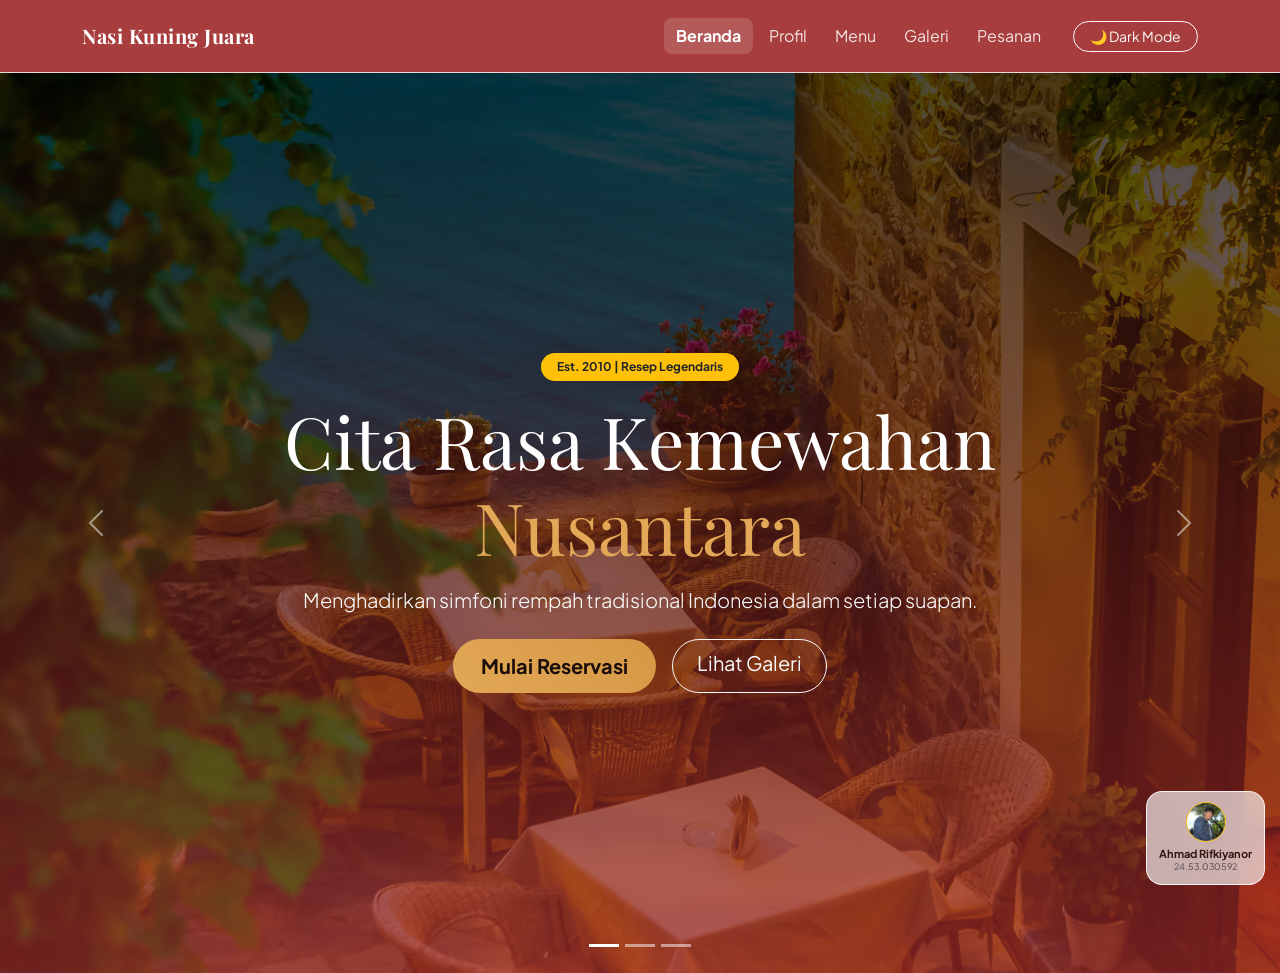
<file: index.html>
<!DOCTYPE html>
<html lang="id">
<head>
    <meta charset="UTF-8">
    <meta name="viewport" content="width=device-width, initial-scale=1.0">
    <title>Beranda - Nasi Kuning Juara</title>
    <link href="https://cdn.jsdelivr.net/npm/bootstrap@5.3.0/dist/css/bootstrap.min.css" rel="stylesheet">
    <link href="https://unpkg.com/aos@2.3.1/dist/aos.css" rel="stylesheet">
    <link rel="stylesheet" href="style.css">
</head>
<body>

    <nav class="navbar navbar-expand-lg navbar-dark glass-nav sticky-top py-3 shadow-sm">
        <div class="container">
            <a class="navbar-brand fw-bold" href="index.html">Nasi Kuning Juara</a>
            <button class="navbar-toggler" type="button" data-bs-toggle="collapse" data-bs-target="#navbarNav">
                <span class="navbar-toggler-icon"></span>
            </button>
            <div class="collapse navbar-collapse" id="navbarNav">
                <ul class="navbar-nav ms-auto gap-1 align-items-center">
                    <li class="nav-item"><a class="nav-link active fw-bold" href="index.html">Beranda</a></li>
                    <li class="nav-item"><a class="nav-link" href="profil.html">Profil</a></li>
                    <li class="nav-item"><a class="nav-link" href="menu.html">Menu</a></li>
                    <li class="nav-item"><a class="nav-link" href="galeri.html">Galeri</a></li>
                    <li class="nav-item"><a class="nav-link" href="pesan.html">Pesanan</a></li>
                    <li class="nav-item ms-lg-3 mt-2 mt-lg-0">
                        <button id="darkModeToggle" class="btn btn-sm btn-outline-light rounded-pill px-3">🌙 Dark Mode</button>
                    </li>
                </ul>
            </div>
        </div>
    </nav>

    <div id="heroCarousel" class="carousel slide carousel-fade" data-bs-ride="carousel" data-bs-interval="3000">
        <div class="carousel-indicators">
            <button type="button" data-bs-target="#heroCarousel" data-bs-slide-to="0" class="active"></button>
            <button type="button" data-bs-target="#heroCarousel" data-bs-slide-to="1"></button>
            <button type="button" data-bs-target="#heroCarousel" data-bs-slide-to="2"></button>
        </div>

        <div class="carousel-inner">
            <div class="carousel-item active">
                <div class="d-flex flex-column justify-content-center align-items-center text-center text-white min-vh-100 position-relative" 
                     style="background: linear-gradient(rgba(0,0,0,0.7), rgba(158, 42, 43, 0.7)), url('IMGS/Our Restauran.jpg') center/cover;">
                    <div class="container px-4 z-1" style="padding-top: 80px; padding-bottom: 80px;">
                        <span class="badge bg-warning text-dark mb-3 px-3 py-2 rounded-pill shadow-sm" data-aos="fade-down">Est. 2010 | Resep Legendaris</span>
                        <h1 class="display-2 mb-3 text-capitalize" data-aos="zoom-in" data-aos-delay="100">Cita Rasa Kemewahan <br><span class="text-emas">Nusantara</span></h1>
                        <p class="lead mb-4 mx-auto" style="max-width: 700px; font-weight: 300;" data-aos="fade-up" data-aos-delay="200">
                            Menghadirkan simfoni rempah tradisional Indonesia dalam setiap suapan.
                        </p>
                        <div class="d-flex flex-column flex-sm-row justify-content-center gap-3" data-aos="fade-up" data-aos-delay="400">
                            <a href="pesan.html" class="btn btn-premium btn-lg">Mulai Reservasi</a>
                            <a href="galeri.html" class="btn btn-outline-light btn-lg rounded-pill px-4">Lihat Galeri</a>
                        </div>
                    </div>
                </div>
            </div>

            <div class="carousel-item">
                <div class="d-flex flex-column justify-content-center align-items-center text-center text-white min-vh-100 position-relative" 
                     style="background: linear-gradient(rgba(0,0,0,0.7), rgba(158, 42, 43, 0.7)), url('IMGS/Nasi Kuning.jpg') center/cover;">
                    <div class="container px-4 z-1">
                        <h1 class="display-2 mb-3 text-capitalize">Kuning Merona <br><span class="text-emas">Penuh Makna</span></h1>
                        <p class="lead mb-4 mx-auto" style="max-width: 700px; font-weight: 300;">Dibuat dari ekstrak kunyit murni tanpa pewarna buatan.</p>
                        <a href="menu.html" class="btn btn-premium btn-lg">Lihat Menu</a>
                    </div>
                </div>
            </div>

            <div class="carousel-item">
                <div class="d-flex flex-column justify-content-center align-items-center text-center text-white min-vh-100 position-relative" 
                     style="background: linear-gradient(rgba(0,0,0,0.7), rgba(158, 42, 43, 0.7)), url('IMGS/Nasi Uduk.jpg') center/cover;">
                    <div class="container px-4 z-1">
                        <h1 class="display-2 mb-3 text-capitalize">Gurihnya <br><span class="text-emas">Santan Murni</span></h1>
                        <p class="lead mb-4 mx-auto" style="max-width: 700px; font-weight: 300;">Nasi uduk aromatik disajikan dengan lauk pauk berkualitas.</p>
                        <a href="galeri.html" class="btn btn-premium btn-lg">Lihat Galeri</a>
                    </div>
                </div>
            </div>
        </div>

        <button class="carousel-control-prev" type="button" data-bs-target="#heroCarousel" data-bs-slide="prev">
            <span class="carousel-control-prev-icon" aria-hidden="true"></span>
            <span class="visually-hidden">Previous</span>
        </button>
        <button class="carousel-control-next" type="button" data-bs-target="#heroCarousel" data-bs-slide="next">
            <span class="carousel-control-next-icon" aria-hidden="true"></span>
            <span class="visually-hidden">Next</span>
        </button>
    </div>

    <div class="watermark text-center">
        <img src="IMGS/Screenshot 2026-04-24 212039.png" alt="Foto Mahasiswa" class="rounded-circle mb-1 border border-warning" style="width: 40px; height: 40px; object-fit:cover;">
        <div class="fw-bold" style="font-size: 11px; color: var(--color-text);">Ahmad Rifkiyanor</div>
        <div class="text-muted" style="font-size: 9px;">24.53.030592</div>
    </div>

    <script src="https://cdn.jsdelivr.net/npm/bootstrap@5.3.0/dist/js/bootstrap.bundle.min.js"></script>
    <script src="https://unpkg.com/aos@2.3.1/dist/aos.js"></script>
    <script src="script.js"></script>
</body>
</html>
</file>
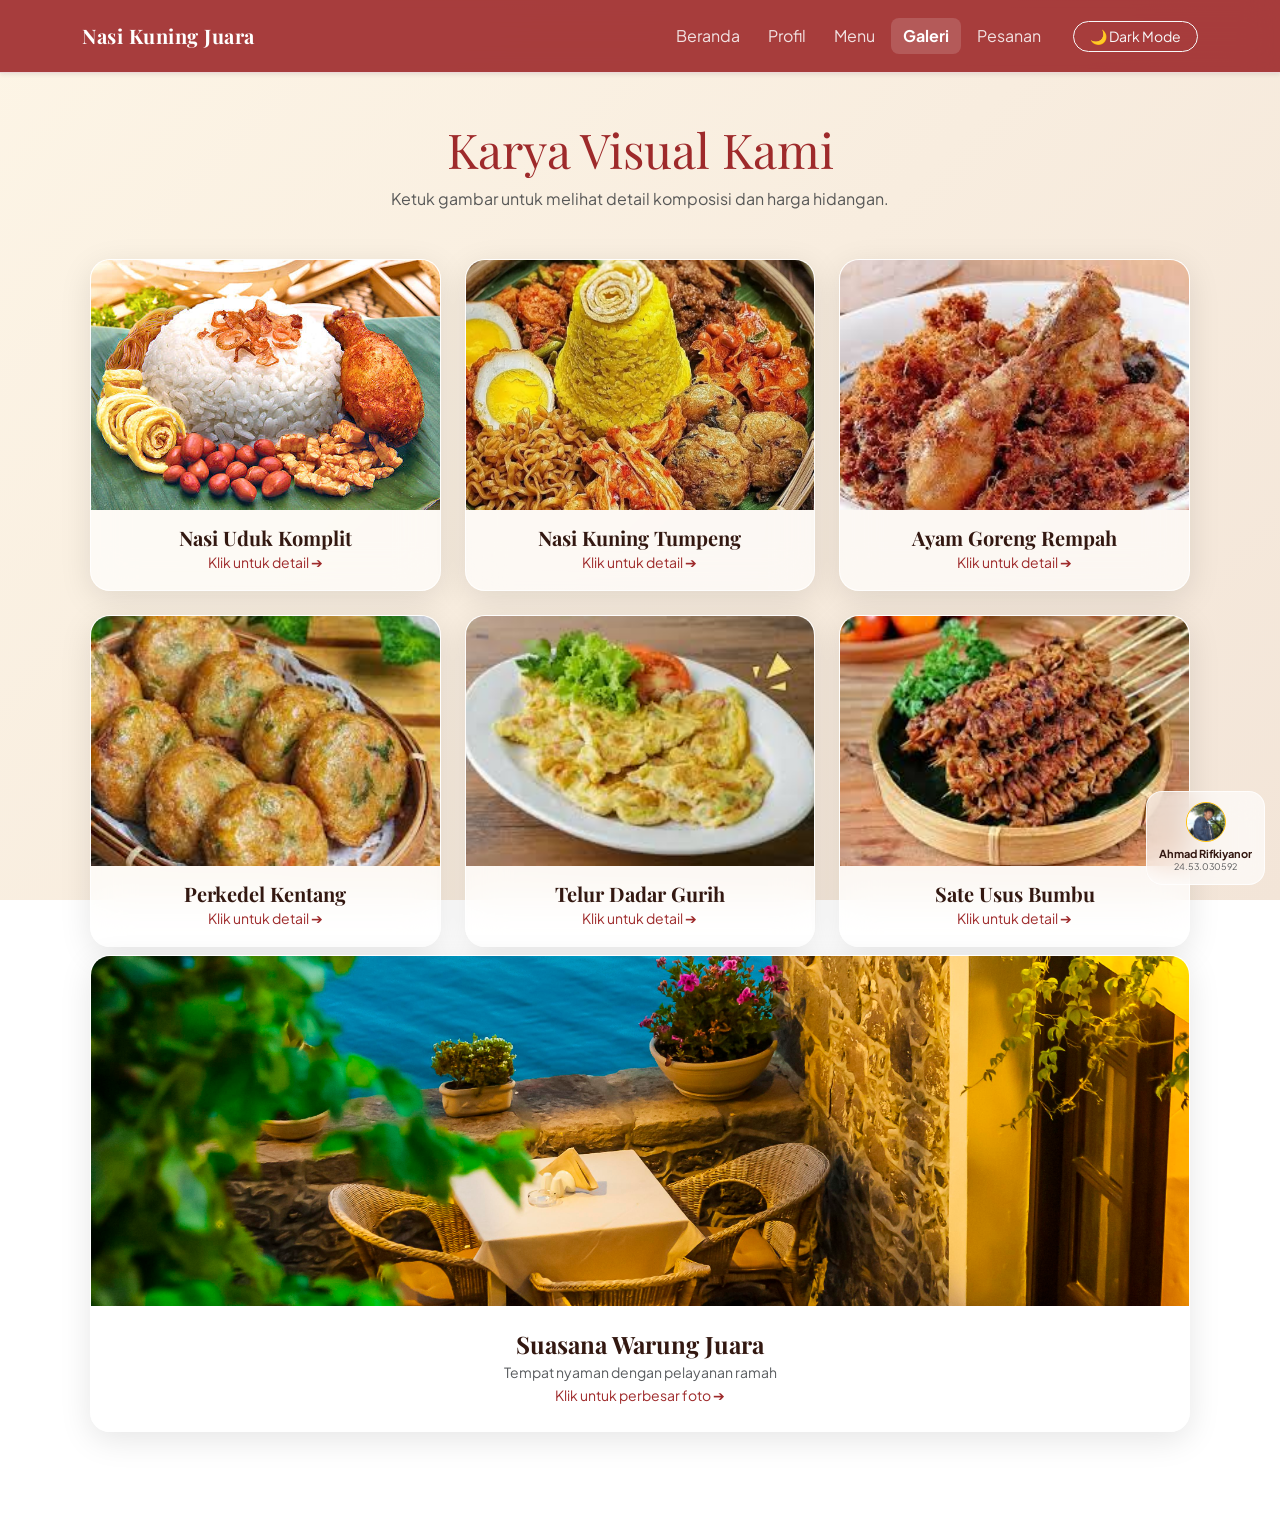
<file: galeri.html>
<!DOCTYPE html>
<html lang="id">
<head>
    <meta charset="UTF-8">
    <meta name="viewport" content="width=device-width, initial-scale=1.0">
    <title>Galeri - Nasi Kuning Juara</title>
    <link href="https://cdn.jsdelivr.net/npm/bootstrap@5.3.0/dist/css/bootstrap.min.css" rel="stylesheet">
    <link href="https://unpkg.com/aos@2.3.1/dist/aos.css" rel="stylesheet">
    <link rel="stylesheet" href="style.css">
</head>
<body>

    <nav class="navbar navbar-expand-lg navbar-dark glass-nav sticky-top py-3 shadow-sm">
        <div class="container">
            <a class="navbar-brand fw-bold" href="index.html">Nasi Kuning Juara</a>
            <button class="navbar-toggler" type="button" data-bs-toggle="collapse" data-bs-target="#navbarNav">
                <span class="navbar-toggler-icon"></span>
            </button>
            <div class="collapse navbar-collapse" id="navbarNav">
                <ul class="navbar-nav ms-auto gap-1 align-items-center">
                    <li class="nav-item"><a class="nav-link" href="index.html">Beranda</a></li>
                    <li class="nav-item"><a class="nav-link" href="profil.html">Profil</a></li>
                    <li class="nav-item"><a class="nav-link" href="menu.html">Menu</a></li>
                    <li class="nav-item"><a class="nav-link active fw-bold" href="galeri.html">Galeri</a></li>
                    <li class="nav-item"><a class="nav-link" href="pesan.html">Pesanan</a></li>
                    <li class="nav-item ms-lg-3 mt-2 mt-lg-0">
                        <button id="darkModeToggle" class="btn btn-sm btn-outline-light rounded-pill px-3">🌙 Dark Mode</button>
                    </li>
                </ul>
            </div>
        </div>
    </nav>

    <div class="container my-5 pb-5">
        <div class="text-center mb-5" data-aos="fade-down">
            <h2 class="text-utama display-5">Karya Visual Kami</h2>
            <p class="text-muted px-3">Ketuk gambar untuk melihat detail komposisi dan harga hidangan.</p>
        </div>

        <div class="row g-4 px-2">

            <div class="col-12 col-md-6 col-lg-4" data-aos="zoom-in" data-aos-delay="100">
                <div class="glass-card h-100" data-bs-toggle="modal" data-bs-target="#modalItem1" style="cursor:pointer;">
                    <div style="overflow:hidden;">
                        <img src="IMGS/Nasi Uduk.jpg" class="card-img-top img-hover-zoom" alt="Nasi Uduk" style="height:250px;width:100%;object-fit:cover;">
                    </div>
                    <div class="card-body text-center p-3">
                        <h5 class="fw-bold mb-0">Nasi Uduk Komplit</h5>
                        <small class="text-utama">Klik untuk detail ➔</small>
                    </div>
                </div>
            </div>

            <div class="col-12 col-md-6 col-lg-4" data-aos="zoom-in" data-aos-delay="200">
                <div class="glass-card h-100" data-bs-toggle="modal" data-bs-target="#modalItem2" style="cursor:pointer;">
                    <div style="overflow:hidden;">
                        <img src="IMGS/Nasi Kuning.jpg" class="card-img-top img-hover-zoom" alt="Nasi Kuning" style="height:250px;width:100%;object-fit:cover;">
                    </div>
                    <div class="card-body text-center p-3">
                        <h5 class="fw-bold mb-0">Nasi Kuning Tumpeng</h5>
                        <small class="text-utama">Klik untuk detail ➔</small>
                    </div>
                </div>
            </div>

            <div class="col-12 col-md-6 col-lg-4" data-aos="zoom-in" data-aos-delay="300">
                <div class="glass-card h-100" data-bs-toggle="modal" data-bs-target="#modalItem3" style="cursor:pointer;">
                    <div style="overflow:hidden;">
                        <img src="IMGS/Ayam goreng.jpg" class="card-img-top img-hover-zoom" alt="Ayam Goreng" style="height:250px;width:100%;object-fit:cover;">
                    </div>
                    <div class="card-body text-center p-3">
                        <h5 class="fw-bold mb-0">Ayam Goreng Rempah</h5>
                        <small class="text-utama">Klik untuk detail ➔</small>
                    </div>
                </div>
            </div>

            <div class="col-12 col-md-6 col-lg-4" data-aos="zoom-in" data-aos-delay="400">
                <div class="glass-card h-100" data-bs-toggle="modal" data-bs-target="#modalItem4" style="cursor:pointer;">
                    <div style="overflow:hidden;">
                        <img src="IMGS/perkedel.jpg" class="card-img-top img-hover-zoom" alt="Perkedel Kentang" style="height:250px;width:100%;object-fit:cover;">
                    </div>
                    <div class="card-body text-center p-3">
                        <h5 class="fw-bold mb-0">Perkedel Kentang</h5>
                        <small class="text-utama">Klik untuk detail ➔</small>
                    </div>
                </div>
            </div>

            <div class="col-12 col-md-6 col-lg-4" data-aos="zoom-in" data-aos-delay="500">
                <div class="glass-card h-100" data-bs-toggle="modal" data-bs-target="#modalItem5" style="cursor:pointer;">
                    <div style="overflow:hidden;">
                        <img src="IMGS/telor dadar.jpg" class="card-img-top img-hover-zoom" alt="Telur Dadar" style="height:250px;width:100%;object-fit:cover;">
                    </div>
                    <div class="card-body text-center p-3">
                        <h5 class="fw-bold mb-0">Telur Dadar Gurih</h5>
                        <small class="text-utama">Klik untuk detail ➔</small>
                    </div>
                </div>
            </div>

            <div class="col-12 col-md-6 col-lg-4" data-aos="zoom-in" data-aos-delay="600">
                <div class="glass-card h-100" data-bs-toggle="modal" data-bs-target="#modalItem6" style="cursor:pointer;">
                    <div style="overflow:hidden;">
                        <img src="IMGS/sate usus.jpg" class="card-img-top img-hover-zoom" alt="Sate Usus" style="height:250px;width:100%;object-fit:cover;">
                    </div>
                    <div class="card-body text-center p-3">
                        <h5 class="fw-bold mb-0">Sate Usus Bumbu</h5>
                        <small class="text-utama">Klik untuk detail ➔</small>
                    </div>
                </div>
            </div>

            <!-- Suasana Restoran — full width -->
            <div class="col-12 mt-2" data-aos="zoom-in" data-aos-delay="700">
                <div class="glass-card" data-bs-toggle="modal" data-bs-target="#modalItem7" style="cursor:pointer;">
                    <div style="overflow:hidden;">
                        <img src="IMGS/Our Restauran.jpg" class="card-img-top img-hover-zoom" alt="Suasana Restoran" style="height:350px;width:100%;object-fit:cover;">
                    </div>
                    <div class="card-body text-center p-4">
                        <h4 class="fw-bold mb-1">Suasana Warung Juara</h4>
                        <p class="text-muted small mb-0">Tempat nyaman dengan pelayanan ramah</p>
                        <small class="text-utama">Klik untuk perbesar foto ➔</small>
                    </div>
                </div>
            </div>

        </div>
    </div>

    <!-- ============ MODAL 1 — NASI UDUK ============ -->
    <div class="modal fade" id="modalItem1" tabindex="-1" aria-hidden="true">
        <div class="modal-dialog modal-dialog-centered mx-3">
            <div class="modal-content glass-modal border-0 shadow-lg">
                <div class="modal-header border-0 pb-0">
                    <button type="button" class="btn-close" data-bs-dismiss="modal" aria-label="Close"></button>
                </div>
                <div class="modal-body text-center pt-0 px-4 pb-4">
                    <img src="IMGS/Nasi Uduk.jpg" class="img-fluid rounded-4 shadow-sm mb-3" style="border:3px solid rgba(255,255,255,0.5);max-height:280px;object-fit:cover;width:100%;">
                    <h3 class="text-utama mb-1">Nasi Uduk Komplit</h3>
                    <h4 class="text-emas mb-3">Rp 25.000 / Porsi</h4>
                    <p class="text-muted small" style="text-align:justify;">Hidangan juara kami! Ditanak dengan santan kental, daun salam, serai, dan lengkuas. Disajikan bersama ayam goreng, telur balado, orek tempe, bihun, bawang goreng krispi, dan sambal kacang legit.</p>
                    <a href="pesan.html" class="btn btn-premium w-100 mt-2">Pesan Sekarang</a>
                </div>
            </div>
        </div>
    </div>

    <!-- ============ MODAL 2 — NASI KUNING ============ -->
    <div class="modal fade" id="modalItem2" tabindex="-1" aria-hidden="true">
        <div class="modal-dialog modal-dialog-centered mx-3">
            <div class="modal-content glass-modal border-0 shadow-lg">
                <div class="modal-header border-0 pb-0">
                    <button type="button" class="btn-close" data-bs-dismiss="modal" aria-label="Close"></button>
                </div>
                <div class="modal-body text-center pt-0 px-4 pb-4">
                    <img src="IMGS/Nasi Kuning.jpg" class="img-fluid rounded-4 shadow-sm mb-3" style="border:3px solid rgba(255,255,255,0.5);max-height:280px;object-fit:cover;width:100%;">
                    <h3 class="text-utama mb-1">Nasi Kuning Tumpeng</h3>
                    <h4 class="text-emas mb-3">Rp 25.000 / Porsi</h4>
                    <p class="text-muted small" style="text-align:justify;">Nasi kuning wangi kunyit asli yang dipadu dengan ayam suwir bumbu rujak, perkedel kentang padat, kering tempe, irisan telur dadar, sambal bajak, dan kerupuk renyah. Cocok untuk semua acara.</p>
                    <a href="pesan.html" class="btn btn-premium w-100 mt-2">Pesan Sekarang</a>
                </div>
            </div>
        </div>
    </div>

    <!-- ============ MODAL 3 — AYAM GORENG ============ -->
    <div class="modal fade" id="modalItem3" tabindex="-1" aria-hidden="true">
        <div class="modal-dialog modal-dialog-centered mx-3">
            <div class="modal-content glass-modal border-0 shadow-lg">
                <div class="modal-header border-0 pb-0">
                    <button type="button" class="btn-close" data-bs-dismiss="modal" aria-label="Close"></button>
                </div>
                <div class="modal-body text-center pt-0 px-4 pb-4">
                    <img src="IMGS/Ayam goreng.jpg" class="img-fluid rounded-4 shadow-sm mb-3" style="border:3px solid rgba(255,255,255,0.5);max-height:280px;object-fit:cover;width:100%;">
                    <h3 class="text-utama mb-1">Ayam Goreng Rempah</h3>
                    <h4 class="text-emas mb-3">Rp 12.000 / Potong</h4>
                    <p class="text-muted small" style="text-align:justify;">Ayam ungkep bumbu kuning yang digoreng garing di luar, namun tetap empuk dan juicy di dalam. Ditaburi serundeng laos yang harum, menjadikannya lauk ekstra favorit pelanggan setia kami.</p>
                    <a href="pesan.html" class="btn btn-premium w-100 mt-2">Pesan Sekarang</a>
                </div>
            </div>
        </div>
    </div>

    <!-- ============ MODAL 4 — PERKEDEL ============ -->
    <div class="modal fade" id="modalItem4" tabindex="-1" aria-hidden="true">
        <div class="modal-dialog modal-dialog-centered mx-3">
            <div class="modal-content glass-modal border-0 shadow-lg">
                <div class="modal-header border-0 pb-0">
                    <button type="button" class="btn-close" data-bs-dismiss="modal" aria-label="Close"></button>
                </div>
                <div class="modal-body text-center pt-0 px-4 pb-4">
                    <img src="IMGS/perkedel.jpg" class="img-fluid rounded-4 shadow-sm mb-3" style="border:3px solid rgba(255,255,255,0.5);max-height:280px;object-fit:cover;width:100%;">
                    <h3 class="text-utama mb-1">Perkedel Kentang</h3>
                    <h4 class="text-emas mb-3">Rp 8.000 / Buah</h4>
                    <p class="text-muted small" style="text-align:justify;">Tumbukan kentang halus yang dicampur seledri segar dan sedikit daging cincang, kemudian digoreng dengan balutan telur hingga keemasan. Renyah di luar, lembut dan gurih di dalam.</p>
                    <a href="pesan.html" class="btn btn-premium w-100 mt-2">Pesan Sekarang</a>
                </div>
            </div>
        </div>
    </div>

    <!-- ============ MODAL 5 — TELUR DADAR ============ -->
    <div class="modal fade" id="modalItem5" tabindex="-1" aria-hidden="true">
        <div class="modal-dialog modal-dialog-centered mx-3">
            <div class="modal-content glass-modal border-0 shadow-lg">
                <div class="modal-header border-0 pb-0">
                    <button type="button" class="btn-close" data-bs-dismiss="modal" aria-label="Close"></button>
                </div>
                <div class="modal-body text-center pt-0 px-4 pb-4">
                    <img src="IMGS/telor dadar.jpg" class="img-fluid rounded-4 shadow-sm mb-3" style="border:3px solid rgba(255,255,255,0.5);max-height:280px;object-fit:cover;width:100%;">
                    <h3 class="text-utama mb-1">Telur Dadar Gurih</h3>
                    <h4 class="text-emas mb-3">Rp 10.000 / Porsi</h4>
                    <p class="text-muted small" style="text-align:justify;">Telur dadar tipis berbumbu bawang merah, bawang putih, dan daun bawang yang digoreng hingga pinggirnya crispy keemasan. Pelengkap sederhana namun selalu bikin ketagihan.</p>
                    <a href="pesan.html" class="btn btn-premium w-100 mt-2">Pesan Sekarang</a>
                </div>
            </div>
        </div>
    </div>

    <!-- ============ MODAL 6 — SATE USUS ============ -->
    <div class="modal fade" id="modalItem6" tabindex="-1" aria-hidden="true">
        <div class="modal-dialog modal-dialog-centered mx-3">
            <div class="modal-content glass-modal border-0 shadow-lg">
                <div class="modal-header border-0 pb-0">
                    <button type="button" class="btn-close" data-bs-dismiss="modal" aria-label="Close"></button>
                </div>
                <div class="modal-body text-center pt-0 px-4 pb-4">
                    <img src="IMGS/sate usus.jpg" class="img-fluid rounded-4 shadow-sm mb-3" style="border:3px solid rgba(255,255,255,0.5);max-height:280px;object-fit:cover;width:100%;">
                    <h3 class="text-utama mb-1">Sate Usus Bumbu</h3>
                    <h4 class="text-emas mb-3">Rp 10.000 / Tusuk</h4>
                    <p class="text-muted small" style="text-align:justify;">Usus ayam yang dibersihkan sempurna, ditusuk rapi lalu dibakar dengan bumbu kecap manis, bawang putih, dan rempah pilihan. Rasanya manis-gurih dengan aroma panggangan yang menggugah selera.</p>
                    <a href="pesan.html" class="btn btn-premium w-100 mt-2">Pesan Sekarang</a>
                </div>
            </div>
        </div>
    </div>

    <!-- ============ MODAL 7 — SUASANA RESTORAN ============ -->
    <div class="modal fade" id="modalItem7" tabindex="-1" aria-hidden="true">
        <div class="modal-dialog modal-dialog-centered modal-lg mx-3">
            <div class="modal-content glass-modal border-0 shadow-lg">
                <div class="modal-header border-0 pb-0">
                    <button type="button" class="btn-close" data-bs-dismiss="modal" aria-label="Close"></button>
                </div>
                <div class="modal-body text-center pt-0 px-4 pb-4">
                    <img src="IMGS/Our Restauran.jpg" class="img-fluid rounded-4 shadow-sm mb-3" style="border:3px solid rgba(255,255,255,0.5);width:100%;object-fit:cover;">
                    <h3 class="text-utama mb-1">Suasana Warung Juara</h3>
                    <p class="text-muted small mb-3">Atmosfer hangat dan kekeluargaan yang membuat setiap kunjungan terasa seperti pulang ke rumah. Meja bersih, pelayanan ramah, dan aroma masakan yang selalu menggugah selera dari pagi buta.</p>
                    <a href="pesan.html" class="btn btn-premium px-4">Reservasi Tempat</a>
                </div>
            </div>
        </div>
    </div>

    <!-- WATERMARK -->
    <div class="watermark text-center">
        <img src="IMGS/Screenshot 2026-04-24 212039.png" alt="Foto Mahasiswa" class="rounded-circle mb-1 border border-warning" style="width:40px;height:40px;object-fit:cover;">
        <div class="fw-bold" style="font-size:11px;">Ahmad Rifkiyanor</div>
        <div class="text-muted" style="font-size:9px;">24.53.030592</div>
    </div>

    <script src="https://cdn.jsdelivr.net/npm/bootstrap@5.3.0/dist/js/bootstrap.bundle.min.js"></script>
    <script src="https://unpkg.com/aos@2.3.1/dist/aos.js"></script>
    <script src="script.js"></script>
</body>
</html>
</file>
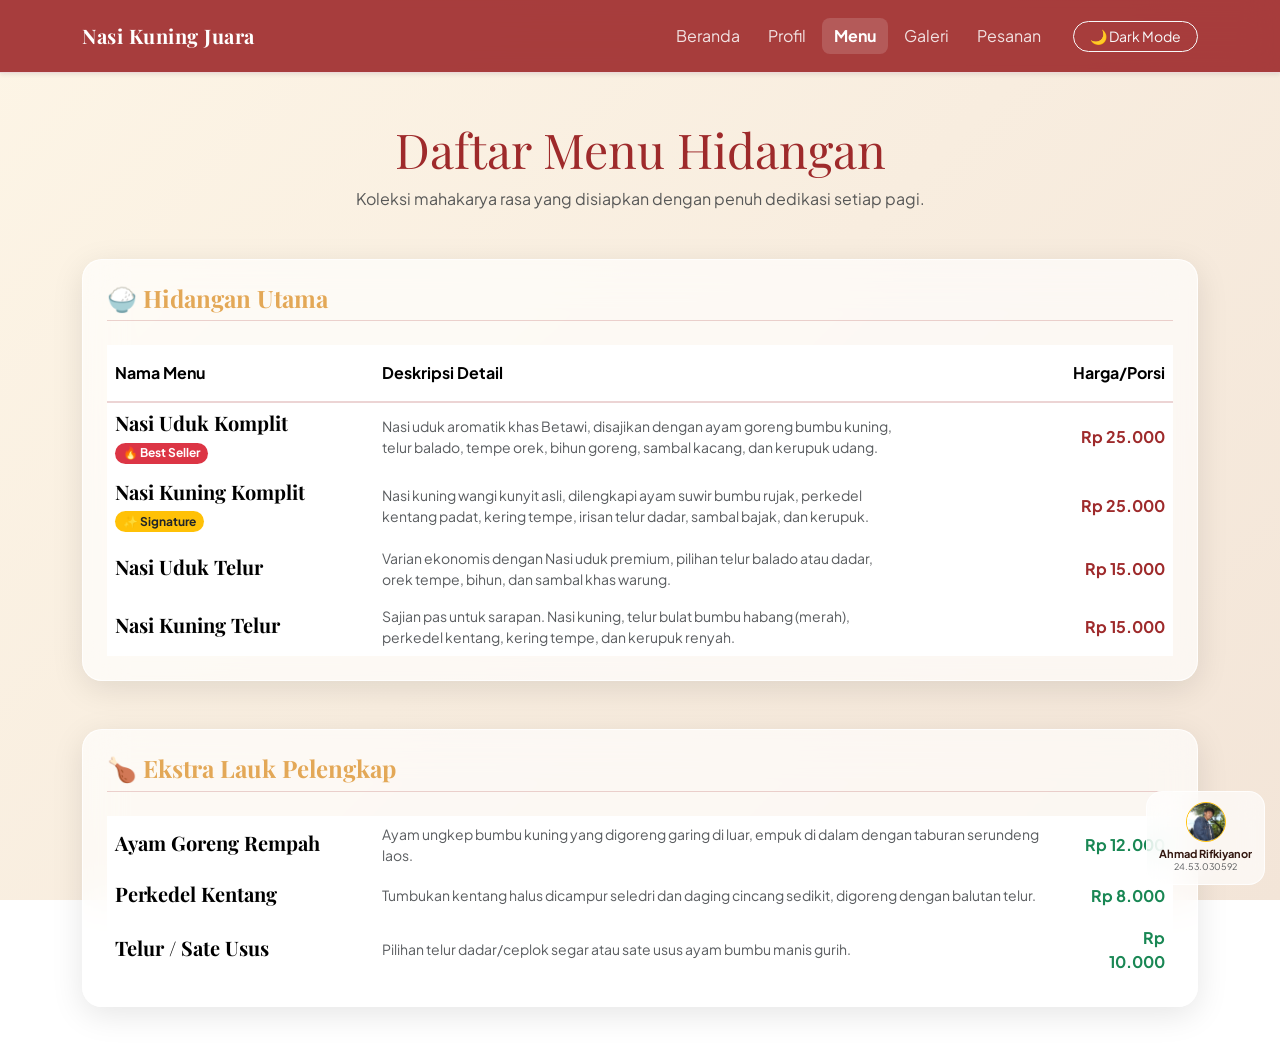
<file: menu.html>
<!DOCTYPE html>
<html lang="id">
<head>
    <meta charset="UTF-8">
    <meta name="viewport" content="width=device-width, initial-scale=1.0">
    <title>Menu - Nasi Kuning Juara</title>
    <link href="https://cdn.jsdelivr.net/npm/bootstrap@5.3.0/dist/css/bootstrap.min.css" rel="stylesheet">
    <link href="https://unpkg.com/aos@2.3.1/dist/aos.css" rel="stylesheet">
    <link rel="stylesheet" href="style.css">
</head>
<body>

    <nav class="navbar navbar-expand-lg navbar-dark glass-nav sticky-top py-3 shadow-sm">
        <div class="container">
            <a class="navbar-brand fw-bold" href="index.html">Nasi Kuning Juara</a>
            <button class="navbar-toggler" type="button" data-bs-toggle="collapse" data-bs-target="#navbarNav">
                <span class="navbar-toggler-icon"></span>
            </button>
            <div class="collapse navbar-collapse" id="navbarNav">
                <ul class="navbar-nav ms-auto gap-1 align-items-center">
                    <li class="nav-item"><a class="nav-link" href="index.html">Beranda</a></li>
                    <li class="nav-item"><a class="nav-link" href="profil.html">Profil</a></li>
                    <li class="nav-item"><a class="nav-link active fw-bold" href="menu.html">Menu</a></li>
                    <li class="nav-item"><a class="nav-link" href="galeri.html">Galeri</a></li>
                    <li class="nav-item"><a class="nav-link" href="pesan.html">Pesanan</a></li>
                    <li class="nav-item ms-lg-3 mt-2 mt-lg-0">
                        <button id="darkModeToggle" class="btn btn-sm btn-outline-light rounded-pill px-3">🌙 Dark Mode</button>
                    </li>
                </ul>
            </div>
        </div>
    </nav>

    <div class="container my-5" data-aos="fade-up">
        <div class="text-center mb-5">
            <h2 class="text-utama display-5">Daftar Menu Hidangan</h2>
            <p class="text-muted">Koleksi mahakarya rasa yang disiapkan dengan penuh dedikasi setiap pagi.</p>
        </div>

        <div class="glass-card p-4 mb-5">
            <h4 class="text-emas mb-4 border-bottom pb-2" style="border-color: rgba(158, 42, 43, 0.2) !important;">🍚 Hidangan Utama</h4>
            <!-- PERUBAHAN DI SINI: Menggunakan class responsive-table -->
            <table class="table table-borderless align-middle m-0 responsive-table">
                <thead style="border-bottom: 2px solid rgba(158, 42, 43, 0.2);">
                    <tr class="text-utama d-none d-md-table-row">
                        <th class="py-3 w-25">Nama Menu</th>
                        <th class="py-3 w-50">Deskripsi Detail</th>
                        <th class="py-3 text-end">Harga/Porsi</th>
                    </tr>
                </thead>
                <tbody>
                    <tr>
                        <td>
                            <h5 class="fw-bold mb-1">Nasi Uduk Komplit</h5>
                            <span class="badge bg-danger rounded-pill mb-2 mb-md-0">🔥 Best Seller</span>
                        </td>
                        <td class="text-muted small">Nasi uduk aromatik khas Betawi, disajikan dengan ayam goreng bumbu kuning, telur balado, tempe orek, bihun goreng, sambal kacang, dan kerupuk udang.</td>
                        <td class="harga-cell text-md-end fw-bold text-utama">Rp 25.000</td>
                    </tr>
                    <tr>
                        <td>
                            <h5 class="fw-bold mb-1">Nasi Kuning Komplit</h5>
                            <span class="badge bg-warning text-dark rounded-pill mb-2 mb-md-0">✨ Signature</span>
                        </td>
                        <td class="text-muted small">Nasi kuning wangi kunyit asli, dilengkapi ayam suwir bumbu rujak, perkedel kentang padat, kering tempe, irisan telur dadar, sambal bajak, dan kerupuk.</td>
                        <td class="harga-cell text-md-end fw-bold text-utama">Rp 25.000</td>
                    </tr>
                    <tr>
                        <td><h5 class="fw-bold mb-1">Nasi Uduk Telur</h5></td>
                        <td class="text-muted small">Varian ekonomis dengan Nasi uduk premium, pilihan telur balado atau dadar, orek tempe, bihun, dan sambal khas warung.</td>
                        <td class="harga-cell text-md-end fw-bold text-utama">Rp 15.000</td>
                    </tr>
                    <tr style="border-bottom: none !important;">
                        <td><h5 class="fw-bold mb-1">Nasi Kuning Telur</h5></td>
                        <td class="text-muted small">Sajian pas untuk sarapan. Nasi kuning, telur bulat bumbu habang (merah), perkedel kentang, kering tempe, dan kerupuk renyah.</td>
                        <td class="harga-cell text-md-end fw-bold text-utama">Rp 15.000</td>
                    </tr>
                </tbody>
            </table>
        </div>

        <div class="glass-card p-4 mb-5" data-aos="fade-up" data-aos-delay="100">
            <h4 class="text-emas mb-4 border-bottom pb-2" style="border-color: rgba(158, 42, 43, 0.2) !important;">🍗 Ekstra Lauk Pelengkap</h4>
            <table class="table table-borderless align-middle m-0 responsive-table">
                <tbody>
                    <tr>
                        <td class="w-25"><h5 class="fw-bold mb-1">Ayam Goreng Rempah</h5></td>
                        <td class="text-muted small">Ayam ungkep bumbu kuning yang digoreng garing di luar, empuk di dalam dengan taburan serundeng laos.</td>
                        <td class="harga-cell text-md-end fw-bold text-success">Rp 12.000</td>
                    </tr>
                    <tr>
                        <td class="w-25"><h5 class="fw-bold mb-1">Perkedel Kentang</h5></td>
                        <td class="text-muted small">Tumbukan kentang halus dicampur seledri dan daging cincang sedikit, digoreng dengan balutan telur.</td>
                        <td class="harga-cell text-md-end fw-bold text-success">Rp 8.000</td>
                    </tr>
                    <tr style="border-bottom: none !important;">
                        <td class="w-25"><h5 class="fw-bold mb-1">Telur / Sate Usus</h5></td>
                        <td class="text-muted small">Pilihan telur dadar/ceplok segar atau sate usus ayam bumbu manis gurih.</td>
                        <td class="harga-cell text-md-end fw-bold text-success">Rp 10.000</td>
                    </tr>
                </tbody>
            </table>
        </div>
    </div>

    <div class="watermark text-center">
        <img src="IMGS/Screenshot 2026-04-24 212039.png" alt="Foto Mahasiswa" class="rounded-circle mb-1 border border-warning" style="width: 40px; height: 40px; object-fit:cover;">
        <div class="fw-bold" style="font-size: 11px; color: var(--color-text);">Ahmad Rifkiyanor</div>
        <div class="text-muted" style="font-size: 9px;">24.53.030592</div>
    </div>

    <script src="https://cdn.jsdelivr.net/npm/bootstrap@5.3.0/dist/js/bootstrap.bundle.min.js"></script>
    <script src="https://unpkg.com/aos@2.3.1/dist/aos.js"></script>
    <script src="script.js"></script>
</body>
</html>
</file>
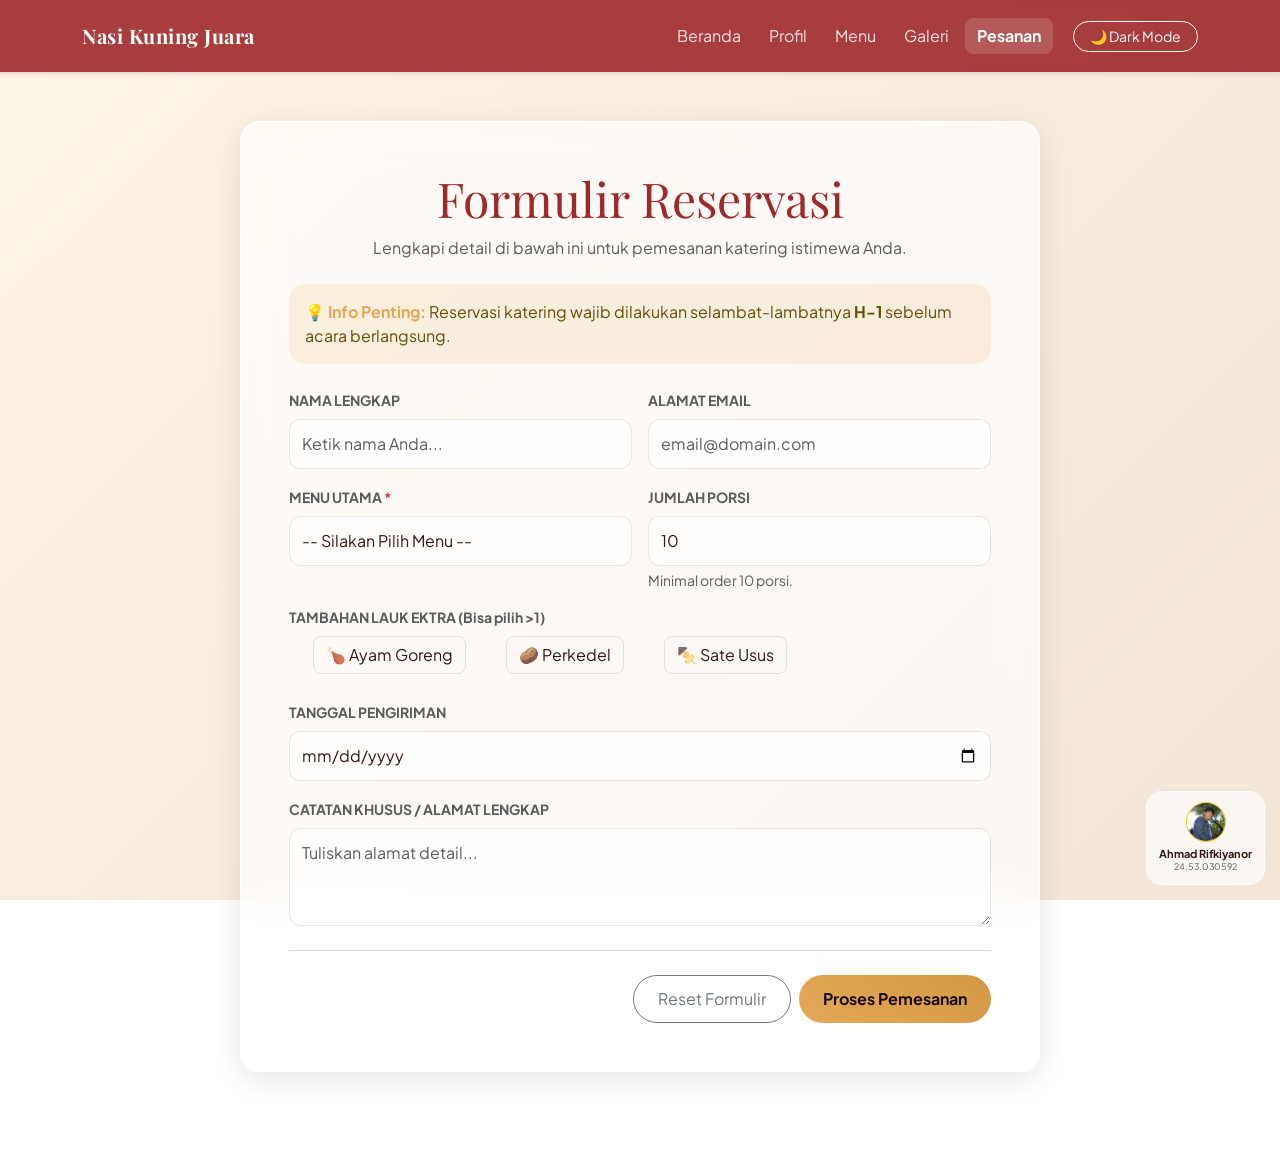
<file: pesan.html>
<!DOCTYPE html>
<html lang="id">
<head>
    <meta charset="UTF-8">
    <meta name="viewport" content="width=device-width, initial-scale=1.0">
    <title>Pemesanan - Nasi Kuning Juara</title>
    <link href="https://cdn.jsdelivr.net/npm/bootstrap@5.3.0/dist/css/bootstrap.min.css" rel="stylesheet">
    <link href="https://unpkg.com/aos@2.3.1/dist/aos.css" rel="stylesheet">
    <link rel="stylesheet" href="style.css">
</head>
<body>

    <nav class="navbar navbar-expand-lg navbar-dark glass-nav sticky-top py-3 shadow-sm">
        <div class="container">
            <a class="navbar-brand fw-bold" href="index.html">Nasi Kuning Juara</a>
            <button class="navbar-toggler" type="button" data-bs-toggle="collapse" data-bs-target="#navbarNav">
                <span class="navbar-toggler-icon"></span>
            </button>
            <div class="collapse navbar-collapse" id="navbarNav">
                <ul class="navbar-nav ms-auto gap-1 align-items-center">
                    <li class="nav-item"><a class="nav-link" href="index.html">Beranda</a></li>
                    <li class="nav-item"><a class="nav-link" href="profil.html">Profil</a></li>
                    <li class="nav-item"><a class="nav-link" href="menu.html">Menu</a></li>
                    <li class="nav-item"><a class="nav-link" href="galeri.html">Galeri</a></li>
                    <li class="nav-item"><a class="nav-link active fw-bold" href="pesan.html">Pesanan</a></li>
                    <li class="nav-item ms-lg-3 mt-2 mt-lg-0">
                        <button id="darkModeToggle" class="btn btn-sm btn-outline-light rounded-pill px-3">🌙 Dark Mode</button>
                    </li>
                </ul>
            </div>
        </div>
    </nav>

    <div class="container my-5 pb-5 px-3 px-md-0" style="max-width: 800px;">
        <div class="glass-card" data-aos="fade-up">
            <!-- PERUBAHAN: Padding responsif (p-4 di HP, p-5 di Laptop) -->
            <div class="p-4 p-md-5 form-container">
                <div class="text-center mb-4">
                    <h2 class="text-utama display-5 mb-2">Formulir Reservasi</h2>
                    <p class="text-muted">Lengkapi detail di bawah ini untuk pemesanan katering istimewa Anda.</p>
                </div>
                
                <div class="alert alert-warning border-0 rounded-4 mb-4" style="background-color: rgba(227, 168, 87, 0.15);">
                    <strong class="text-emas">💡 Info Penting:</strong> Reservasi katering wajib dilakukan selambat-lambatnya <strong>H-1</strong> sebelum acara berlangsung.
                </div>

                <form id="formPesanan" action="" method="post" enctype="multipart/form-data" onsubmit="return validasiForm(event)">
                    
                    <div class="row g-3 mb-3"> <!-- Ganti g-4 jadi g-3 agar lebih rapat di HP -->
                        <div class="col-md-6">
                            <label class="form-label fw-bold small text-muted">NAMA LENGKAP</label>
                            <input type="text" class="form-control" name="nama" placeholder="Ketik nama Anda..." required>
                        </div>
                        <div class="col-md-6">
                            <label class="form-label fw-bold small text-muted">ALAMAT EMAIL</label>
                            <input type="email" class="form-control" name="email" placeholder="email@domain.com">
                        </div>
                    </div>

                    <div class="row g-3 mb-3">
                        <div class="col-md-6">
                            <label class="form-label fw-bold small text-muted">MENU UTAMA <span class="text-danger">*</span></label>
                            <select class="form-select" name="menu_utama" required>
                                <option value="">-- Silakan Pilih Menu --</option>
                                <option value="Uduk Komplit">Nasi Uduk Komplit (Rp 25.000)</option>
                                <option value="Kuning Komplit">Nasi Kuning Komplit (Rp 25.000)</option>
                                <option value="Uduk Telur">Nasi Uduk Telur (Rp 15.000)</option>
                                <option value="Kuning Telur">Nasi Kuning Telur (Rp 15.000)</option>
                            </select>
                        </div>
                        <div class="col-md-6">
                            <label class="form-label fw-bold small text-muted">JUMLAH PORSI</label>
                            <input type="number" class="form-control" name="jumlah" min="10" value="10" required>
                            <div class="form-text text-muted small">Minimal order 10 porsi.</div>
                        </div>
                    </div>

                    <div class="mb-4">
                        <label class="form-label fw-bold small text-muted mb-2 d-block">TAMBAHAN LAUK EKTRA (Bisa pilih >1)</label>
                        <div class="d-flex flex-wrap gap-3">
                            <div class="form-check custom-checkbox">
                                <input class="form-check-input" type="checkbox" name="lauk[]" value="Ayam Goreng" id="chk1">
                                <label class="form-check-label" for="chk1">🍗 Ayam Goreng</label>
                            </div>
                            <div class="form-check custom-checkbox">
                                <input class="form-check-input" type="checkbox" name="lauk[]" value="Perkedel" id="chk2">
                                <label class="form-check-label" for="chk2">🥔 Perkedel</label>
                            </div>
                            <div class="form-check custom-checkbox">
                                <input class="form-check-input" type="checkbox" name="lauk[]" value="Sate Usus" id="chk3">
                                <label class="form-check-label" for="chk3">🍢 Sate Usus</label>
                            </div>
                        </div>
                    </div>

                    <div class="mb-3">
                        <label class="form-label fw-bold small text-muted">TANGGAL PENGIRIMAN</label>
                        <input type="date" class="form-control" name="tanggal" required>
                    </div>

                    <div class="mb-4">
                        <label class="form-label fw-bold small text-muted">CATATAN KHUSUS / ALAMAT LENGKAP</label>
                        <textarea class="form-control" name="catatan" rows="3" placeholder="Tuliskan alamat detail..."></textarea>
                    </div>
                    
                    <div class="d-flex flex-column flex-md-row gap-2 justify-content-end border-top pt-4" style="border-color: rgba(158, 42, 43, 0.2) !important;">
                        <button type="reset" class="btn btn-outline-secondary rounded-pill px-4 order-2 order-md-1">Reset Formulir</button>
                        <button type="submit" class="btn btn-premium px-4 order-1 order-md-2">Proses Pemesanan</button>
                    </div>
                </form>
            </div>
        </div>
    </div>

    <!-- MODAL POP-UP SUKSES -->
    <div class="modal fade" id="modalSuksesPesanan" tabindex="-1" aria-hidden="true">
        <div class="modal-dialog modal-dialog-centered mx-3">
            <div class="modal-content glass-modal border-0 shadow-lg text-center p-4">
                <div class="modal-body">
                    <h1 class="display-1 text-success mb-3">✅</h1>
                    <h3 class="text-utama mb-2">Pesanan Berhasil Dicatat!</h3>
                    <p class="text-muted mb-4 small">Terima kasih atas pesanan Anda. Tim kami akan segera menghubungi Anda untuk konfirmasi pembayaran.</p>
                    <button type="button" class="btn btn-premium w-100" data-bs-dismiss="modal">Selesai</button>
                </div>
            </div>
        </div>
    </div>

    <!-- WATERMARK FOOTER -->
    <div class="watermark text-center">
        <img src="IMGS/Screenshot 2026-04-24 212039.png" alt="Foto Mahasiswa" class="rounded-circle mb-1 border border-warning" style="width: 40px; height: 40px; object-fit:cover;">
        <div class="fw-bold" style="font-size: 11px; color: var(--color-text);">Ahmad Rifkiyanor</div>
        <div class="text-muted" style="font-size: 9px;">24.53.030592</div>
    </div>

    <script src="https://cdn.jsdelivr.net/npm/bootstrap@5.3.0/dist/js/bootstrap.bundle.min.js"></script>
    <script src="https://unpkg.com/aos@2.3.1/dist/aos.js"></script>
    <script src="script.js"></script>
</body>
</html>
</file>
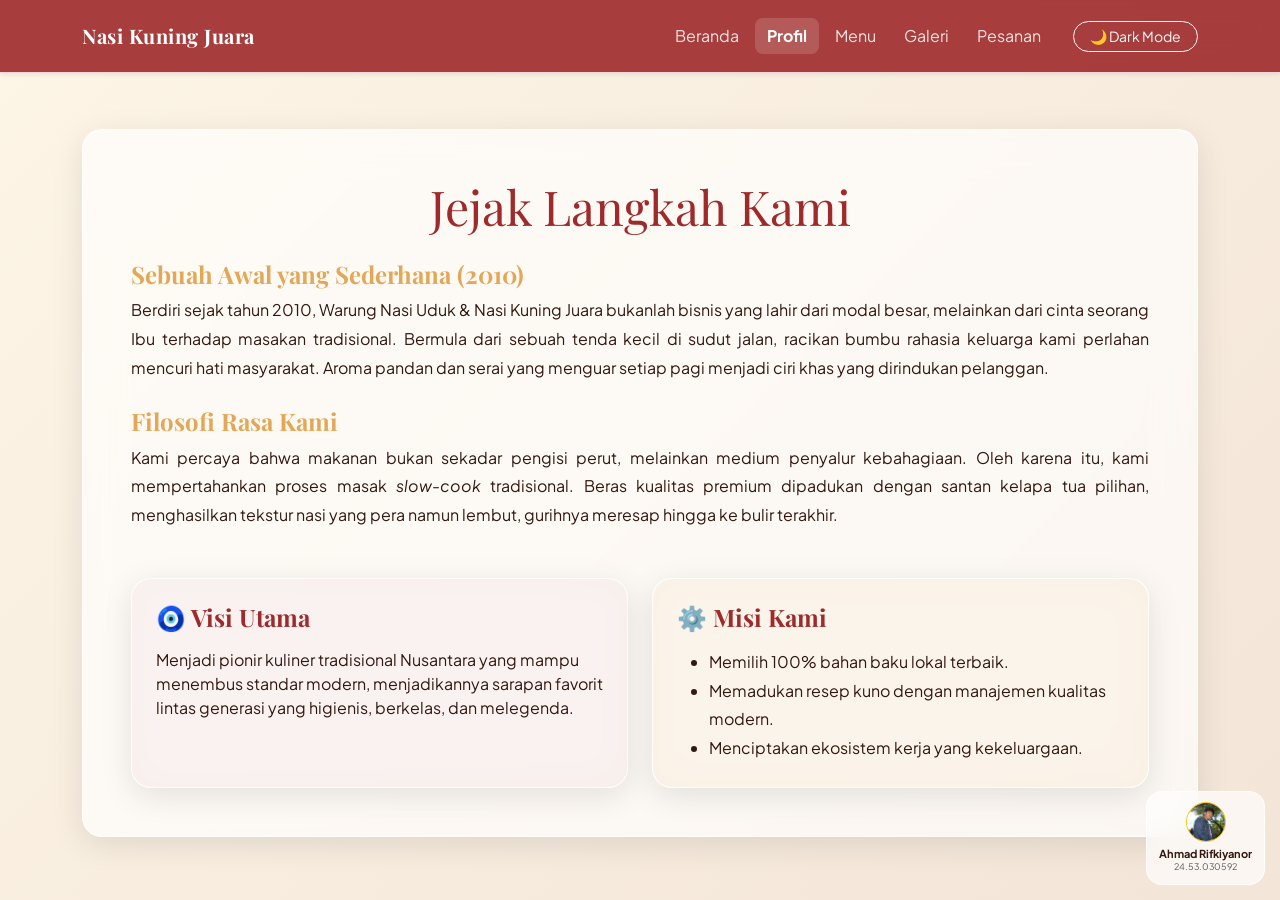
<file: profil.html>
<!DOCTYPE html>
<html lang="id">
<head>
    <meta charset="UTF-8">
    <meta name="viewport" content="width=device-width, initial-scale=1.0">
    <title>Profil - Nasi Kuning Juara</title>
    <link href="https://cdn.jsdelivr.net/npm/bootstrap@5.3.0/dist/css/bootstrap.min.css" rel="stylesheet">
    <link href="https://unpkg.com/aos@2.3.1/dist/aos.css" rel="stylesheet">
    <link rel="stylesheet" href="style.css">
</head>
<body>

    <nav class="navbar navbar-expand-lg navbar-dark glass-nav sticky-top py-3 shadow-sm">
        <div class="container">
            <a class="navbar-brand fw-bold" href="index.html">Nasi Kuning Juara</a>
            <button class="navbar-toggler" type="button" data-bs-toggle="collapse" data-bs-target="#navbarNav">
                <span class="navbar-toggler-icon"></span>
            </button>
            <div class="collapse navbar-collapse" id="navbarNav">
                <ul class="navbar-nav ms-auto gap-1 align-items-center">
                    <li class="nav-item"><a class="nav-link" href="index.html">Beranda</a></li>
                    <li class="nav-item"><a class="nav-link active fw-bold" href="profil.html">Profil</a></li>
                    <li class="nav-item"><a class="nav-link" href="menu.html">Menu</a></li>
                    <li class="nav-item"><a class="nav-link" href="galeri.html">Galeri</a></li>
                    <li class="nav-item"><a class="nav-link" href="pesan.html">Pesanan</a></li>
                    <li class="nav-item ms-lg-3 mt-2 mt-lg-0">
                        <button id="darkModeToggle" class="btn btn-sm btn-outline-light rounded-pill px-3">🌙 Dark Mode</button>
                    </li>
                </ul>
            </div>
        </div>
    </nav>

    <div class="container my-5 py-2" data-aos="fade-up">
        <div class="glass-card p-4 p-md-5">
            <h2 class="text-utama text-center mb-4 display-5">Jejak Langkah Kami</h2>

            <h4 class="text-emas mt-4">Sebuah Awal yang Sederhana (2010)</h4>
            <p style="text-align:justify;line-height:1.8;">Berdiri sejak tahun 2010, Warung Nasi Uduk & Nasi Kuning Juara bukanlah bisnis yang lahir dari modal besar, melainkan dari cinta seorang Ibu terhadap masakan tradisional. Bermula dari sebuah tenda kecil di sudut jalan, racikan bumbu rahasia keluarga kami perlahan mencuri hati masyarakat. Aroma pandan dan serai yang menguar setiap pagi menjadi ciri khas yang dirindukan pelanggan.</p>

            <h4 class="text-emas mt-4">Filosofi Rasa Kami</h4>
            <p style="text-align:justify;line-height:1.8;">Kami percaya bahwa makanan bukan sekadar pengisi perut, melainkan medium penyalur kebahagiaan. Oleh karena itu, kami mempertahankan proses masak <em>slow-cook</em> tradisional. Beras kualitas premium dipadukan dengan santan kelapa tua pilihan, menghasilkan tekstur nasi yang pera namun lembut, gurihnya meresap hingga ke bulir terakhir.</p>

            <div class="row mt-4 g-4">
                <div class="col-md-6" data-aos="fade-up" data-aos-delay="200">
                    <div class="glass-card p-4 h-100" style="background:rgba(158,42,43,0.05)!important;">
                        <h4 class="text-utama mb-3">🧿 Visi Utama</h4>
                        <p class="mb-0">Menjadi pionir kuliner tradisional Nusantara yang mampu menembus standar modern, menjadikannya sarapan favorit lintas generasi yang higienis, berkelas, dan melegenda.</p>
                    </div>
                </div>
                <div class="col-md-6" data-aos="fade-up" data-aos-delay="300">
                    <div class="glass-card p-4 h-100" style="background:rgba(227,168,87,0.1)!important;">
                        <h4 class="text-utama mb-3">⚙️ Misi Kami</h4>
                        <ul class="mb-0" style="line-height:1.8;">
                            <li>Memilih 100% bahan baku lokal terbaik.</li>
                            <li>Memadukan resep kuno dengan manajemen kualitas modern.</li>
                            <li>Menciptakan ekosistem kerja yang kekeluargaan.</li>
                        </ul>
                    </div>
                </div>
            </div>
        </div>
    </div>

    <div class="watermark text-center">
        <img src="IMGS/Screenshot 2026-04-24 212039.png" alt="Foto Mahasiswa" class="rounded-circle mb-1 border border-warning" style="width:40px;height:40px;object-fit:cover;">
        <div class="fw-bold" style="font-size:11px;">Ahmad Rifkiyanor</div>
        <div class="text-muted" style="font-size:9px;">24.53.030592</div>
    </div>

    <script src="https://cdn.jsdelivr.net/npm/bootstrap@5.3.0/dist/js/bootstrap.bundle.min.js"></script>
    <script src="https://unpkg.com/aos@2.3.1/dist/aos.js"></script>
    <script src="script.js"></script>
</body>
</html>
</file>
<file: style.css>
/* =========================================
   CSS PREMIUM - RESPONSIVE & DARK MODE FIXED
========================================= */
@import url('https://fonts.googleapis.com/css2?family=Plus+Jakarta+Sans:wght@300;400;600;700&family=Playfair+Display:ital,wght@0,600;0,700;1,400&display=swap');

:root {
    --bg-gradient: linear-gradient(135deg, #fdf5e6 0%, #f3e5d8 100%);
    --color-text: #331811;
    --color-text-muted: #6c757d;
    --color-primary: #9e2a2b;
    --color-secondary: #e3a857;
    --glass-bg: rgba(255, 255, 255, 0.65);
    --glass-border: rgba(255, 255, 255, 0.8);
    --glass-nav: rgba(158, 42, 43, 0.9);
    --color-dark: #331811;
}

body.dark-mode {
    --bg-gradient: linear-gradient(135deg, #1a0d0b 0%, #2b1815 100%);
    --color-text: #fdf5e6;
    --color-text-muted: #c4b5b2;
    --color-primary: #ff6b6b;
    --color-secondary: #f6c073;
    --glass-bg: rgba(20, 10, 8, 0.75);
    --glass-border: rgba(255, 255, 255, 0.1);
    --glass-nav: rgba(20, 10, 8, 0.95);
    --color-dark: #fdf5e6;
}

/* =========================================
   BASE
========================================= */
body {
    background: var(--bg-gradient);
    background-attachment: fixed;
    font-family: 'Plus Jakarta Sans', sans-serif;
    color: var(--color-text);
    transition: background 0.4s ease, color 0.4s ease;
    overflow-x: hidden;
    min-height: 100vh;
}

h1, h2, h3, h4, h5, .navbar-brand {
    font-family: 'Playfair Display', serif;
    font-weight: 700;
}

.text-utama { color: var(--color-primary) !important; }
.text-emas  { color: var(--color-secondary) !important; }

/* =========================================
   DARK MODE — GLOBAL OVERRIDES
   (harus di luar @media agar berlaku di semua layar)
========================================= */
body.dark-mode .text-dark  { color: var(--color-text) !important; }
body.dark-mode .text-muted { color: var(--color-text-muted) !important; }
body.dark-mode .bg-white   { background-color: transparent !important; }
body.dark-mode .text-black { color: #fdf5e6 !important; }

body.dark-mode .glass-card,
body.dark-mode .glass-card h1,
body.dark-mode .glass-card h2,
body.dark-mode .glass-card h3,
body.dark-mode .glass-card h4,
body.dark-mode .glass-card h5,
body.dark-mode .glass-card h6,
body.dark-mode .glass-card p,
body.dark-mode .glass-card td,
body.dark-mode .glass-card th,
body.dark-mode .glass-card span:not(.badge),
body.dark-mode .glass-card div,
body.dark-mode .table,
body.dark-mode .fw-bold {
    color: var(--color-text) !important;
}

body.dark-mode .text-muted,
body.dark-mode .small { color: var(--color-text-muted) !important; }

body.dark-mode .text-utama  { color: var(--color-primary)  !important; }
body.dark-mode .text-emas   { color: var(--color-secondary) !important; }
body.dark-mode .text-success { color: #4ade80 !important; }
body.dark-mode .text-info    { color: #38bdf8 !important; }

/* =========================================
   DARK MODE — BOOTSTRAP TABLE OVERRIDE
   Bootstrap inject background putih di .table
   yang tidak ikut CSS variable, harus di-reset paksa
========================================= */
body.dark-mode .table,
body.dark-mode .table > :not(caption) > * > *,
body.dark-mode .table > tbody > tr > td,
body.dark-mode .table > tbody > tr > th,
body.dark-mode .table > thead > tr > td,
body.dark-mode .table > thead > tr > th {
    background-color: transparent !important;
    color: var(--color-text) !important;
    border-color: rgba(255, 255, 255, 0.08) !important;
}

/* Heading tabel */
body.dark-mode .table thead th {
    color: var(--color-primary) !important;
    border-bottom-color: rgba(255, 255, 255, 0.12) !important;
}

/* Row separator */
body.dark-mode .table > tbody > tr {
    border-color: rgba(255, 255, 255, 0.06) !important;
}

/* Badge tetap berwarna di dalam tabel */
body.dark-mode .table .badge { color: #fff !important; }
body.dark-mode .table .badge.bg-warning { color: #1a0c09 !important; }

/* =========================================
   NAVBAR
========================================= */
.glass-nav {
    background: var(--glass-nav) !important;
    backdrop-filter: blur(16px);
    border-bottom: 1px solid var(--glass-border);
}

.navbar-brand { letter-spacing: 0.5px; }

.nav-link {
    color: rgba(255,255,255,0.85) !important;
    border-radius: 8px;
    padding: 6px 12px !important;
    transition: background 0.2s;
}
.nav-link:hover,
.nav-link.active {
    color: #fff !important;
    background: rgba(255,255,255,0.15);
}

/* =========================================
   GLASS CARD
========================================= */
.glass-card {
    background: var(--glass-bg) !important;
    backdrop-filter: blur(20px);
    border: 1px solid var(--glass-border) !important;
    border-radius: 20px !important;
    box-shadow: 0 8px 32px rgba(0,0,0,0.1);
    color: var(--color-text);
    transition: transform 0.35s ease, box-shadow 0.35s ease;
    overflow: hidden;
}

.glass-card:hover {
    transform: translateY(-5px);
    box-shadow: 0 15px 40px rgba(0,0,0,0.2);
}

/* =========================================
   BUTTON
========================================= */
.btn-premium {
    background: linear-gradient(45deg, var(--color-secondary), #d49845);
    color: #1a0c09 !important;
    font-weight: 700;
    border-radius: 30px;
    padding: 12px 28px;
    border: none;
    transition: all 0.3s ease;
    display: inline-block;
}
.btn-premium:hover {
    transform: translateY(-3px);
    box-shadow: 0 8px 25px rgba(227,168,87,0.5);
}

/* =========================================
   FORM
========================================= */
.form-control,
.form-select {
    border-radius: 12px;
    padding: 12px;
    transition: all 0.3s;
    background: rgba(255,255,255,0.8);
    border: 1px solid rgba(0,0,0,0.1);
    color: var(--color-text);
}

.form-control:focus,
.form-select:focus {
    border-color: var(--color-primary);
    box-shadow: 0 0 0 4px rgba(158,42,43,0.15);
}

body.dark-mode .form-control,
body.dark-mode .form-select {
    background: rgba(0,0,0,0.4) !important;
    border-color: rgba(255,255,255,0.1) !important;
    color: var(--color-text) !important;
}

body.dark-mode .form-control:focus {
    background: rgba(0,0,0,0.6) !important;
    border-color: var(--color-primary) !important;
    box-shadow: 0 0 0 4px rgba(255,107,107,0.2) !important;
}

body.dark-mode .form-label,
body.dark-mode label { color: var(--color-text) !important; }

body.dark-mode .form-text { color: var(--color-text-muted) !important; }

/* Placeholder */
body.dark-mode .form-control::placeholder,
body.dark-mode .form-select::placeholder { color: var(--color-text-muted) !important; }

/* Checkbox custom */
.custom-checkbox .form-check-label {
    cursor: pointer;
    padding: 6px 12px;
    border-radius: 8px;
    border: 1px solid rgba(0,0,0,0.1);
    transition: background 0.2s;
}
.custom-checkbox .form-check-input { display: none; }
.custom-checkbox .form-check-input:checked + .form-check-label {
    background: rgba(158,42,43,0.12);
    border-color: var(--color-primary);
    color: var(--color-primary);
    font-weight: 600;
}

body.dark-mode .custom-checkbox .form-check-label {
    border-color: rgba(255,255,255,0.15);
    color: var(--color-text);
}

/* =========================================
   MODAL
========================================= */
.modal-content.glass-modal {
    background: var(--glass-bg);
    backdrop-filter: blur(25px);
    border: 1px solid var(--glass-border);
    border-radius: 24px;
}

body.dark-mode .modal-content.glass-modal,
body.dark-mode .modal-content.glass-modal h3,
body.dark-mode .modal-content.glass-modal h4,
body.dark-mode .modal-content.glass-modal p,
body.dark-mode .modal-content.glass-modal small { color: var(--color-text) !important; }

body.dark-mode .btn-close { filter: invert(1); }

/* =========================================
   GALERI IMAGE HOVER
========================================= */
.img-hover-zoom { transition: transform 0.6s ease; }
.glass-card:hover .img-hover-zoom { transform: scale(1.08); }

/* =========================================
   WATERMARK (pojok kanan bawah)
========================================= */
.watermark {
    position: fixed;
    bottom: 15px;
    right: 15px;
    z-index: 1050;
    background: var(--glass-bg);
    backdrop-filter: blur(15px);
    border: 1px solid var(--glass-border) !important;
    border-radius: 16px;
    padding: 10px 12px;
    line-height: 1.4;
}

.watermark .fw-bold { color: var(--color-dark) !important; }

/* =========================================
   HERO SECTION CONSISTENCY
========================================= */
.hero-section {
    min-height: 100vh;
    display: flex;
    flex-direction: column;
    justify-content: center;
    align-items: center;
    text-align: center;
}

/* =========================================
   PAGE HEADER SECTION (Galeri, Menu, dsb.)
========================================= */
.page-header {
    padding: 4rem 0 2rem;
}

/* =========================================
   RESPONSIVE TABLE → CARD di HP
========================================= */
@media (max-width: 767.98px) {
    .responsive-table,
    .responsive-table tbody,
    .responsive-table tr,
    .responsive-table td {
        display: block;
        width: 100%;
    }

    .responsive-table thead { display: none; }

    .responsive-table tr {
        margin-bottom: 16px;
        border-bottom: 1px solid var(--glass-border) !important;
        padding-bottom: 16px;
    }

    .responsive-table td {
        text-align: left !important;
        padding: 4px 0 !important;
        border: none !important;
    }

    .responsive-table td.harga-cell {
        font-size: 1.15rem;
        margin-top: 4px;
        text-align: left !important;
    }
}

/* =========================================
   RESPONSIVE TYPOGRAPHY
========================================= */
@media (max-width: 767.98px) {
    .display-2 { font-size: 2.2rem; line-height: 1.2; }
    .display-5 { font-size: 1.8rem; }

    .watermark {
        transform: scale(0.82);
        transform-origin: bottom right;
    }

    .form-container { padding: 1.25rem !important; }

    /* Galeri card di HP full width sudah di-handle col-12 */
}

/* =========================================
   ALERT KONSISTEN DARK MODE
========================================= */
body.dark-mode .alert-warning {
    background-color: rgba(227,168,87,0.12) !important;
    color: var(--color-text) !important;
    border-color: rgba(227,168,87,0.3) !important;
}

/* =========================================
   BADGE TETAP BERWARNA
========================================= */
.badge { font-family: 'Plus Jakarta Sans', sans-serif; }

/* =========================================
   SCROLL PADDING (supaya navbar tidak nutup konten)
========================================= */
html { scroll-padding-top: 80px; }
</file>
